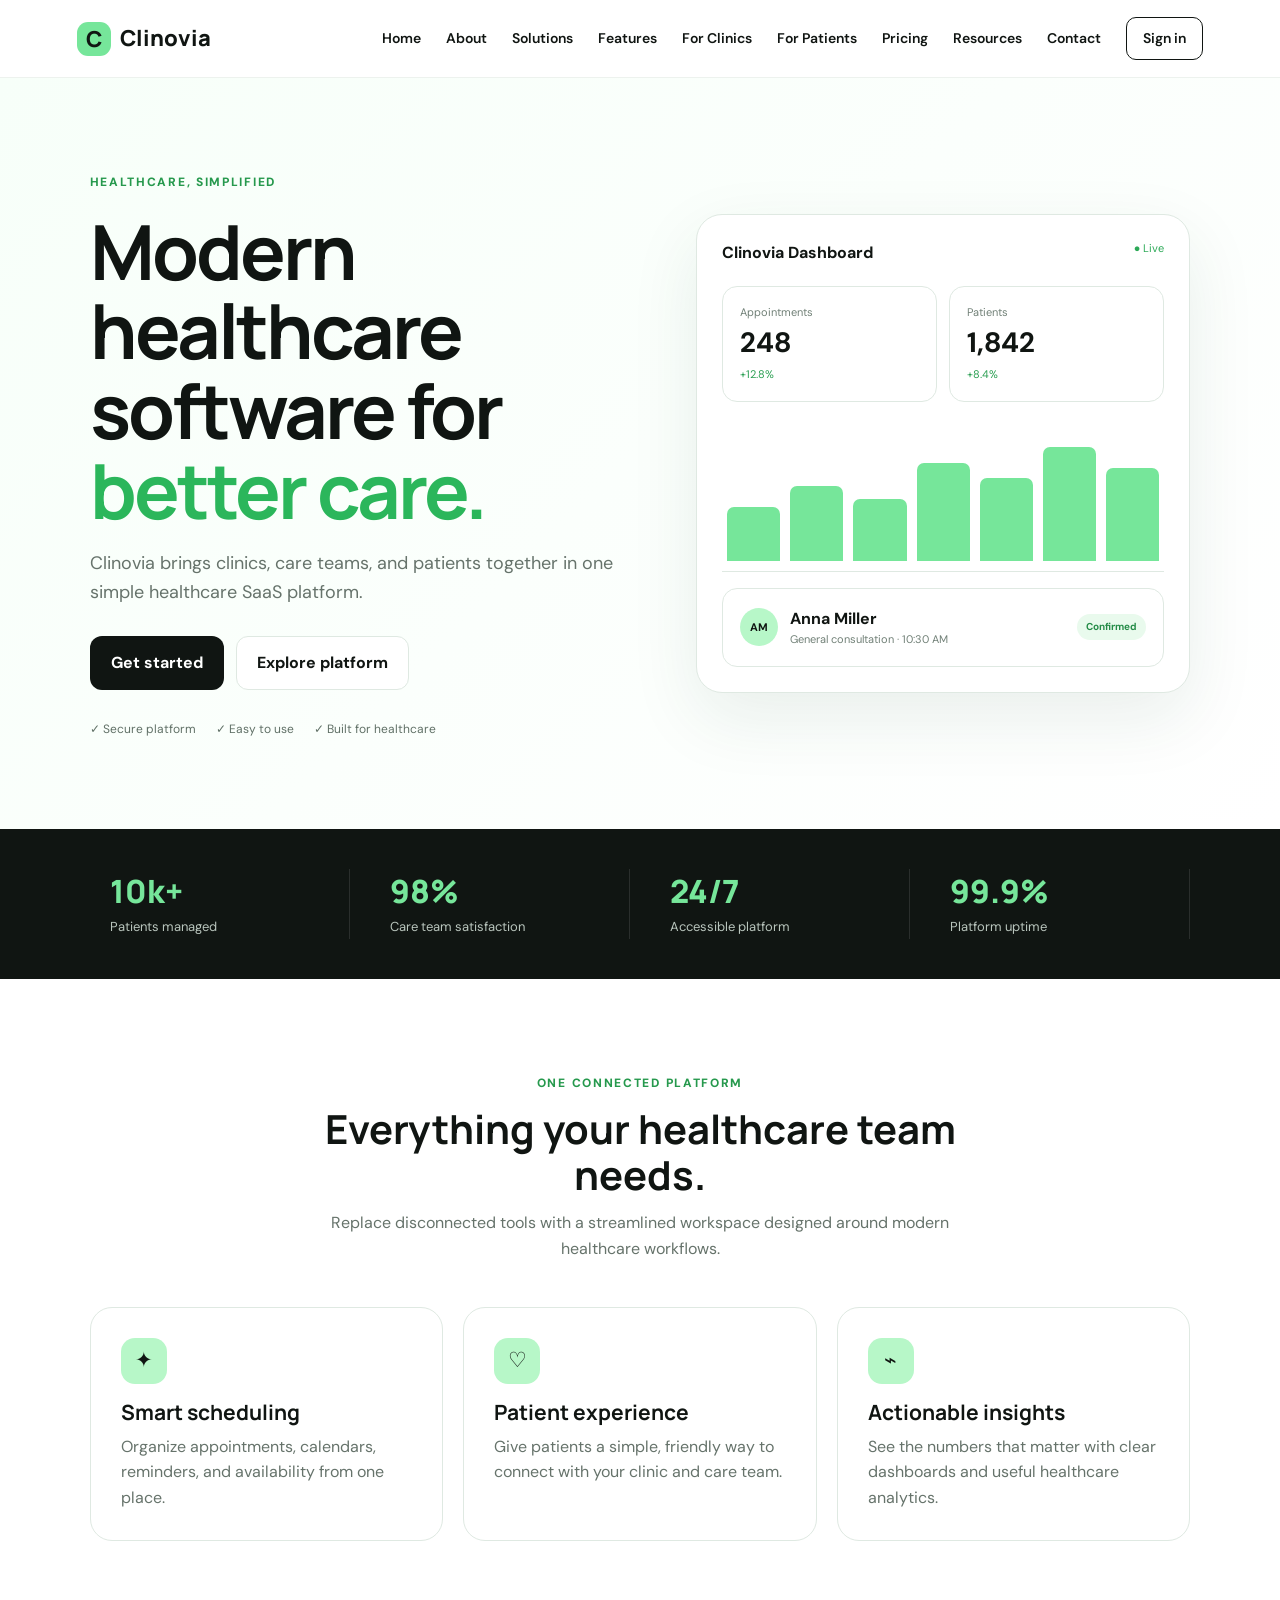
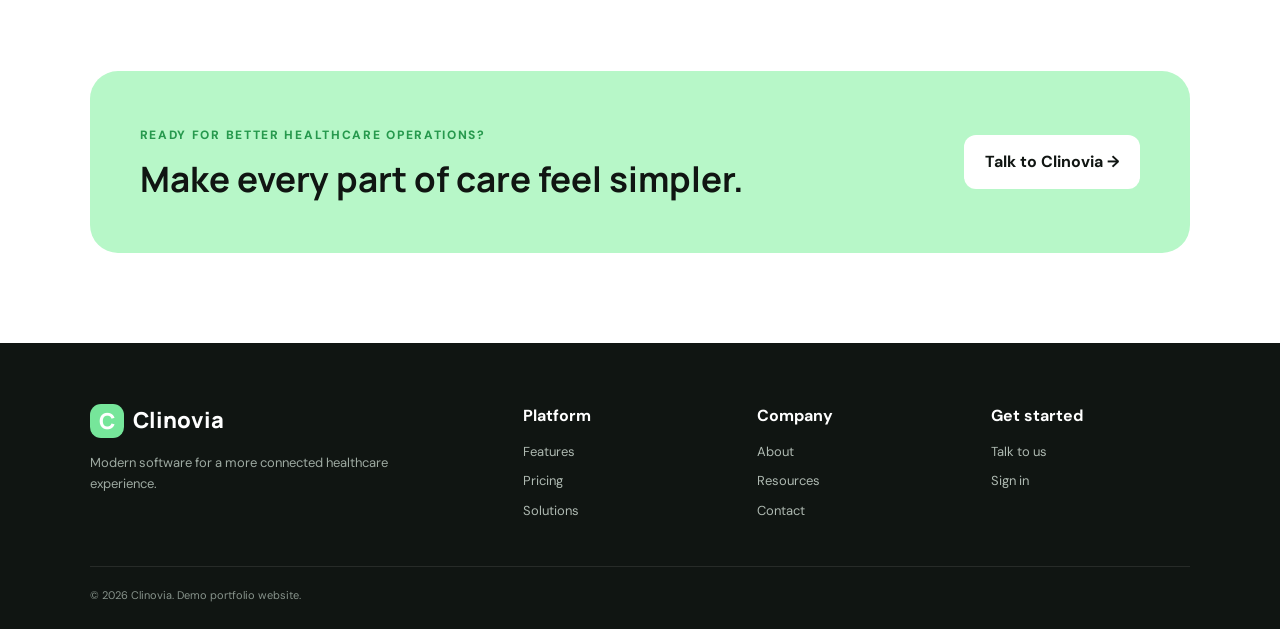
<file: index.html>
<!DOCTYPE html>
<html lang="en"><head><meta charset="UTF-8"><meta name="viewport" content="width=device-width, initial-scale=1.0"><meta name="description" content="Clinovia — modern healthcare SaaS platform."><title>Clinovia | Home</title><link rel="stylesheet" href="style.css"></head>
<body><header><a class="logo" href="index.html"><span>C</span> Clinovia</a><nav class="desktop-nav"><a href="index.html">Home</a><a href="about.html">About</a><a href="solutions.html">Solutions</a><a href="features.html">Features</a><a href="clinics.html">For Clinics</a><a href="patients.html">For Patients</a><a href="pricing.html">Pricing</a><a href="resources.html">Resources</a><a href="contact.html">Contact</a><a class="login-link" href="login.html">Sign in</a></nav><button class="menu" aria-label="Menu" onclick="document.body.classList.toggle('nav-open')">☰</button></header><main>
<section class="hero">
  <div class="hero-copy">
    <span class="eyebrow">Healthcare, simplified</span>
    <h1>Modern healthcare software for <span>better care.</span></h1>
    <p>Clinovia brings clinics, care teams, and patients together in one simple healthcare SaaS platform.</p>
    <div class="actions"><a class="btn primary" href="contact.html">Get started</a><a class="btn secondary" href="features.html">Explore platform</a></div>
    <div class="trust"><span>✓ Secure platform</span><span>✓ Easy to use</span><span>✓ Built for healthcare</span></div>
  </div>
  <div class="dashboard-card">
    <div class="dash-top"><b>Clinovia Dashboard</b><span class="status">● Live</span></div>
    <div class="metric-grid"><div><small>Appointments</small><strong>248</strong><em>+12.8%</em></div><div><small>Patients</small><strong>1,842</strong><em>+8.4%</em></div></div>
    <div class="chart"><div style="height:42%"></div><div style="height:58%"></div><div style="height:48%"></div><div style="height:76%"></div><div style="height:64%"></div><div style="height:88%"></div><div style="height:72%"></div></div>
    <div class="appointment"><span class="avatar">AM</span><div><b>Anna Miller</b><small>General consultation · 10:30 AM</small></div><span class="pill">Confirmed</span></div>
  </div>
</section>
<section class="stats"><div><strong>10k+</strong><span>Patients managed</span></div><div><strong>98%</strong><span>Care team satisfaction</span></div><div><strong>24/7</strong><span>Accessible platform</span></div><div><strong>99.9%</strong><span>Platform uptime</span></div></section>
<section class="section"><div class="section-head"><span class="eyebrow">One connected platform</span><h2>Everything your healthcare team needs.</h2><p>Replace disconnected tools with a streamlined workspace designed around modern healthcare workflows.</p></div><div class="cards three"><article><div class="icon">✦</div><h3>Smart scheduling</h3><p>Organize appointments, calendars, reminders, and availability from one place.</p></article><article><div class="icon">♡</div><h3>Patient experience</h3><p>Give patients a simple, friendly way to connect with your clinic and care team.</p></article><article><div class="icon">⌁</div><h3>Actionable insights</h3><p>See the numbers that matter with clear dashboards and useful healthcare analytics.</p></article></div></section>
<section class="cta"><div><span class="eyebrow">Ready for better healthcare operations?</span><h2>Make every part of care feel simpler.</h2></div><a class="btn dark" href="contact.html">Talk to Clinovia →</a></section>
</main><footer><div><a class="logo" href="index.html"><span>C</span> Clinovia</a><p>Modern software for a more connected healthcare experience.</p></div><div><b>Platform</b><a href="features.html">Features</a><a href="pricing.html">Pricing</a><a href="solutions.html">Solutions</a></div><div><b>Company</b><a href="about.html">About</a><a href="resources.html">Resources</a><a href="contact.html">Contact</a></div><div><b>Get started</b><a href="contact.html">Talk to us</a><a href="login.html">Sign in</a></div><div class="copyright">© 2026 Clinovia. Demo portfolio website.</div></footer><script src="script.js"></script></body></html>
</file>
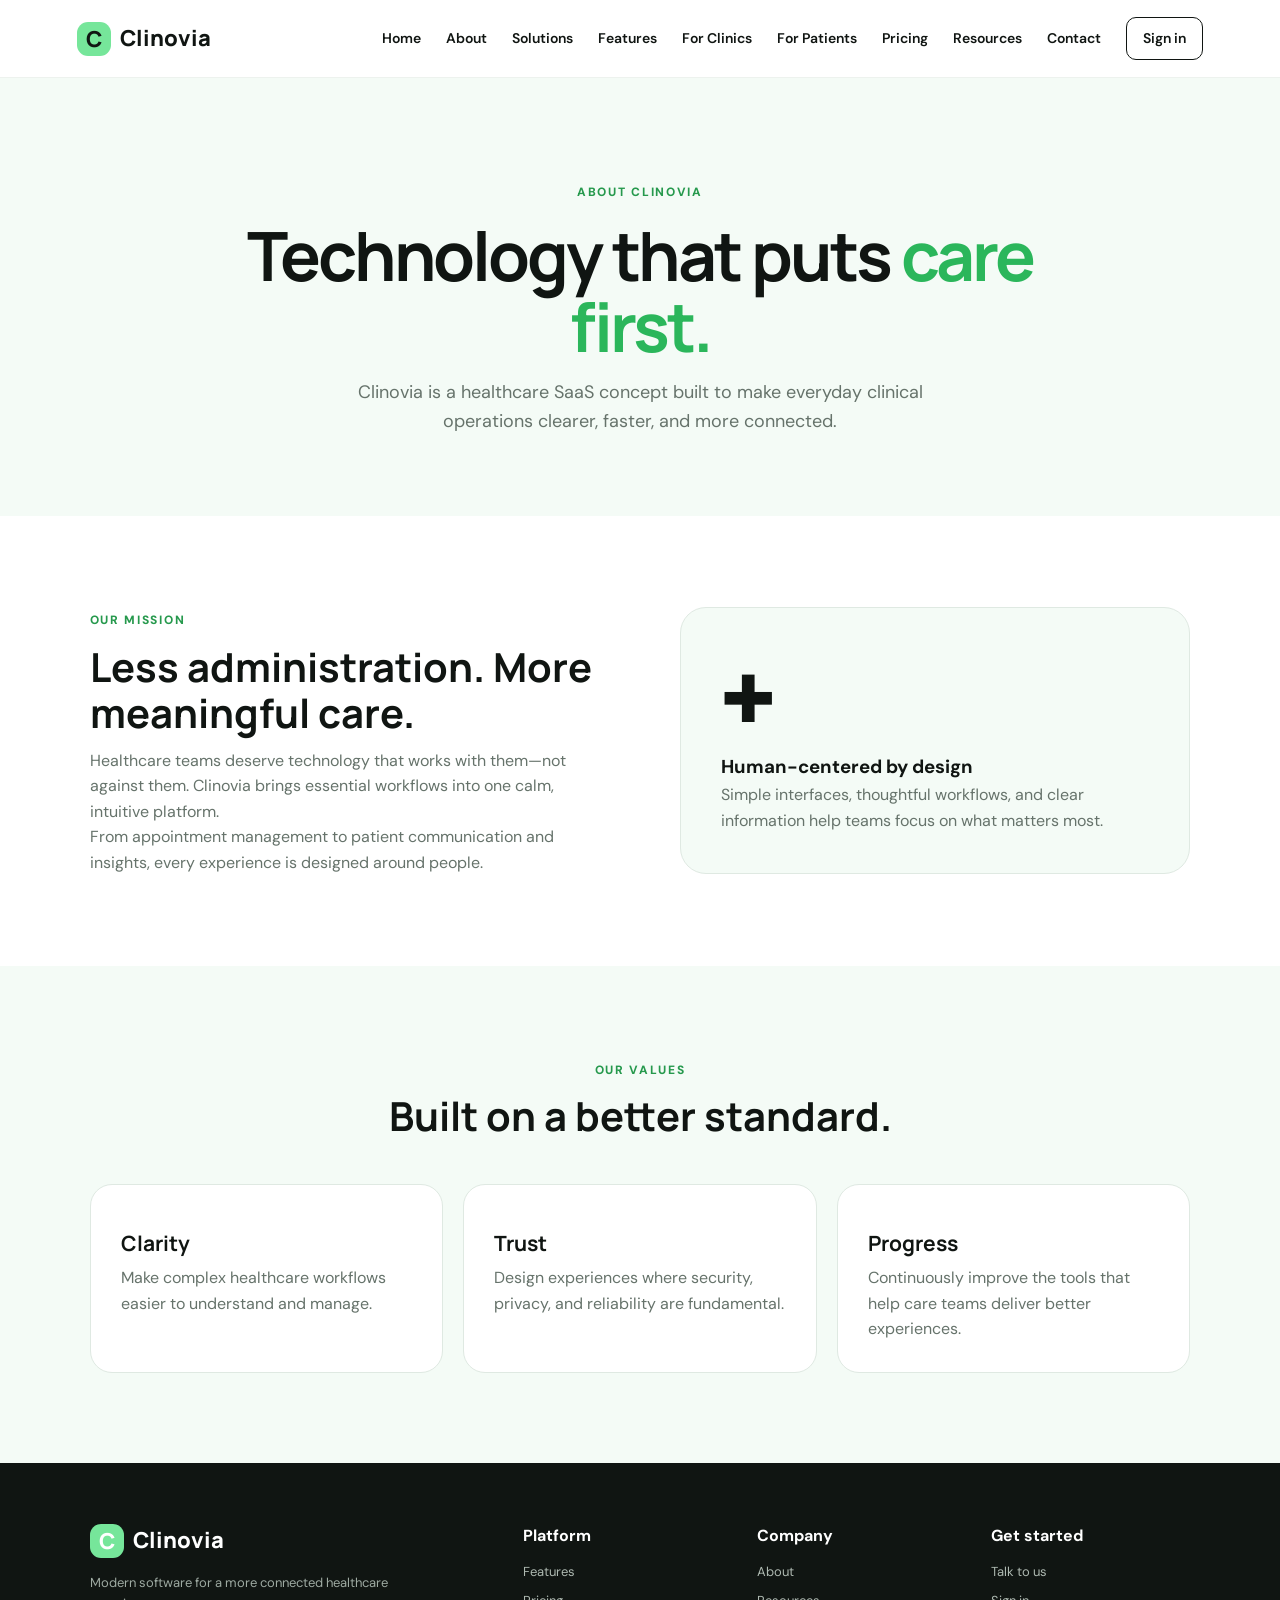
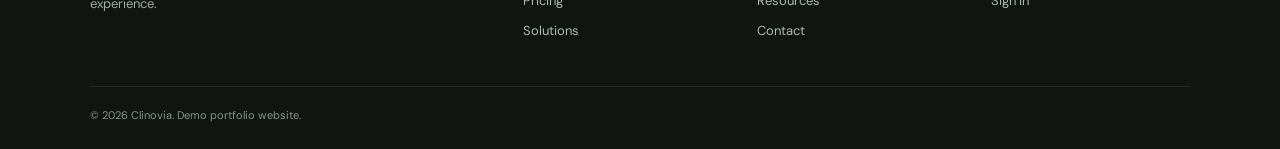
<file: about.html>
<!DOCTYPE html>
<html lang="en"><head><meta charset="UTF-8"><meta name="viewport" content="width=device-width, initial-scale=1.0"><meta name="description" content="Clinovia — modern healthcare SaaS platform."><title>Clinovia | About</title><link rel="stylesheet" href="style.css"></head>
<body><header><a class="logo" href="index.html"><span>C</span> Clinovia</a><nav class="desktop-nav"><a href="index.html">Home</a><a href="about.html">About</a><a href="solutions.html">Solutions</a><a href="features.html">Features</a><a href="clinics.html">For Clinics</a><a href="patients.html">For Patients</a><a href="pricing.html">Pricing</a><a href="resources.html">Resources</a><a href="contact.html">Contact</a><a class="login-link" href="login.html">Sign in</a></nav><button class="menu" aria-label="Menu" onclick="document.body.classList.toggle('nav-open')">☰</button></header><main><section class="page-hero"><span class="eyebrow">About Clinovia</span><h1>Technology that puts <span>care first.</span></h1><p>Clinovia is a healthcare SaaS concept built to make everyday clinical operations clearer, faster, and more connected.</p></section><section class="section split"><div><span class="eyebrow">Our mission</span><h2>Less administration. More meaningful care.</h2><p>Healthcare teams deserve technology that works with them—not against them. Clinovia brings essential workflows into one calm, intuitive platform.</p><p>From appointment management to patient communication and insights, every experience is designed around people.</p></div><div class="feature-panel"><div class="big-icon">✚</div><h3>Human-centered by design</h3><p>Simple interfaces, thoughtful workflows, and clear information help teams focus on what matters most.</p></div></section><section class="section light"><div class="section-head"><span class="eyebrow">Our values</span><h2>Built on a better standard.</h2></div><div class="cards three"><article><h3>Clarity</h3><p>Make complex healthcare workflows easier to understand and manage.</p></article><article><h3>Trust</h3><p>Design experiences where security, privacy, and reliability are fundamental.</p></article><article><h3>Progress</h3><p>Continuously improve the tools that help care teams deliver better experiences.</p></article></div></section></main><footer><div><a class="logo" href="index.html"><span>C</span> Clinovia</a><p>Modern software for a more connected healthcare experience.</p></div><div><b>Platform</b><a href="features.html">Features</a><a href="pricing.html">Pricing</a><a href="solutions.html">Solutions</a></div><div><b>Company</b><a href="about.html">About</a><a href="resources.html">Resources</a><a href="contact.html">Contact</a></div><div><b>Get started</b><a href="contact.html">Talk to us</a><a href="login.html">Sign in</a></div><div class="copyright">© 2026 Clinovia. Demo portfolio website.</div></footer><script src="script.js"></script></body></html>
</file>
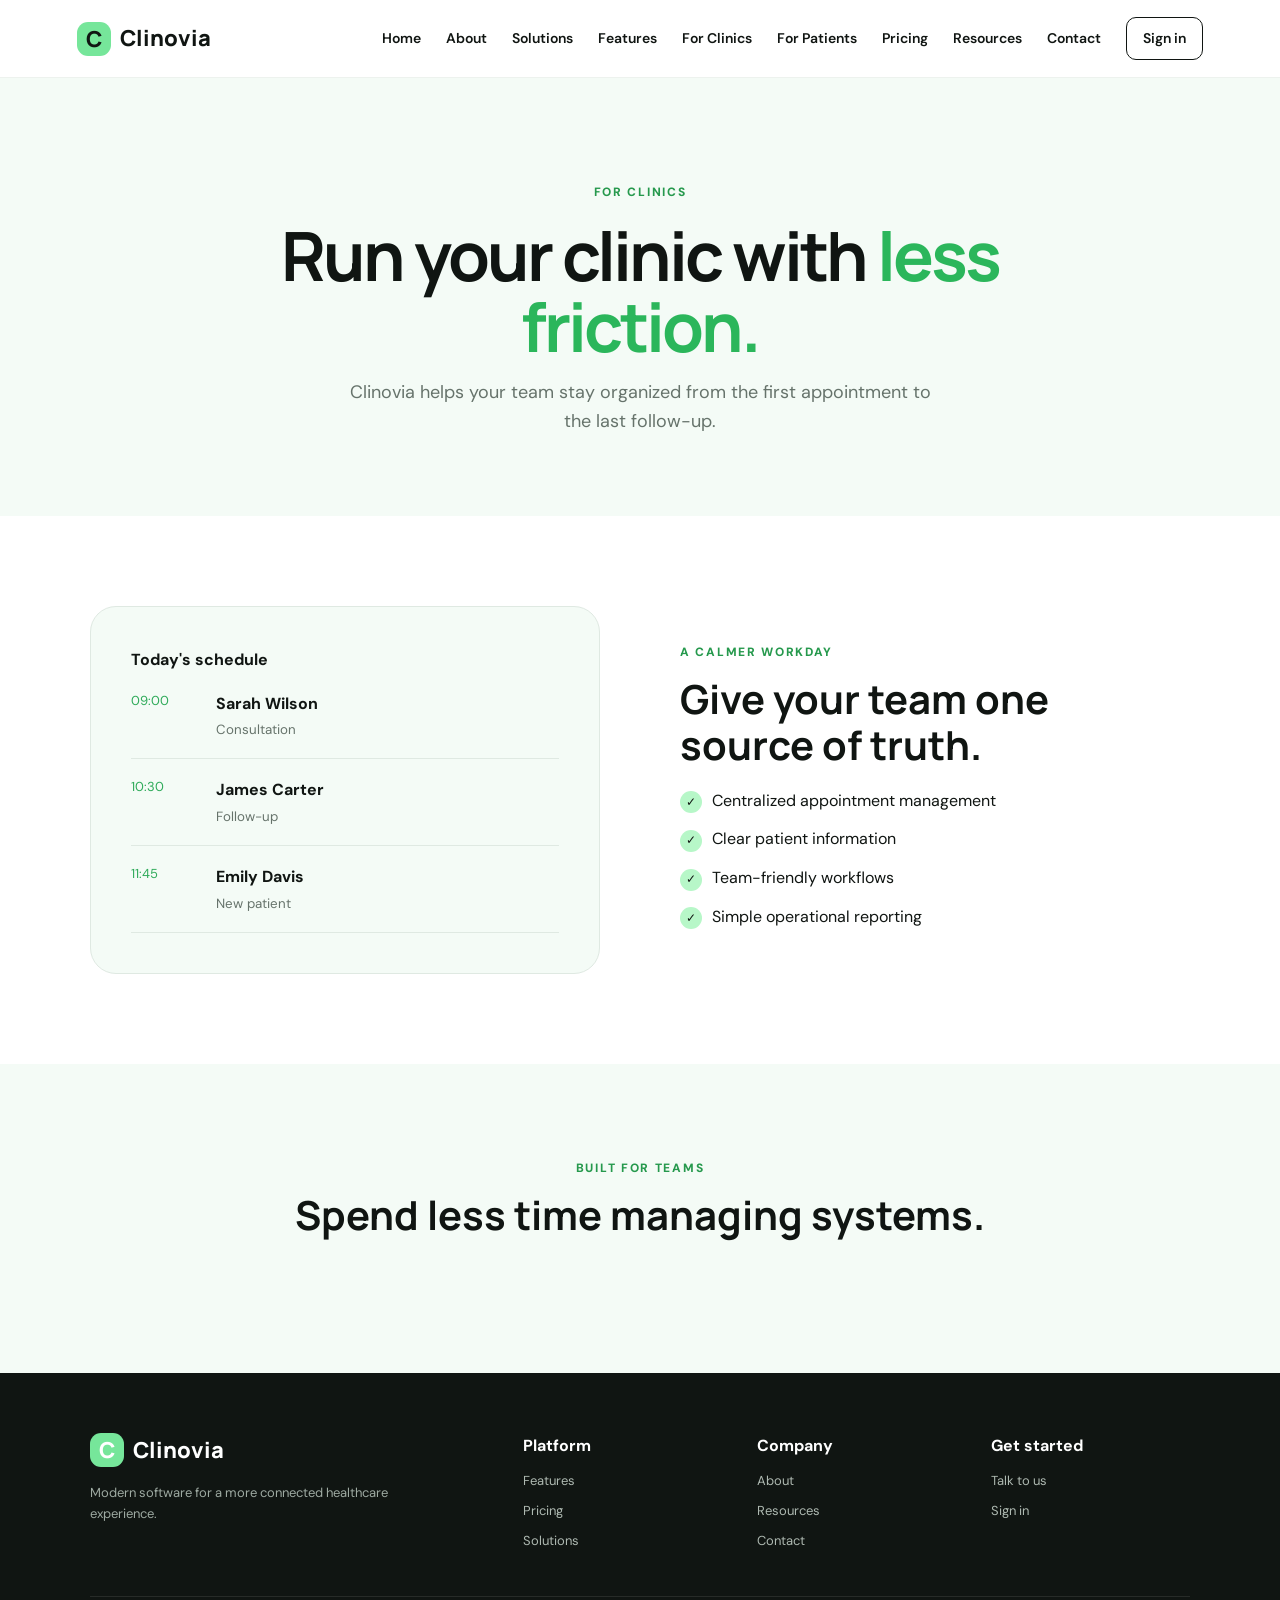
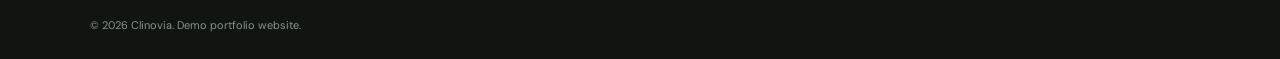
<file: clinics.html>
<!DOCTYPE html>
<html lang="en"><head><meta charset="UTF-8"><meta name="viewport" content="width=device-width, initial-scale=1.0"><meta name="description" content="Clinovia — modern healthcare SaaS platform."><title>Clinovia | For Clinics</title><link rel="stylesheet" href="style.css"></head>
<body><header><a class="logo" href="index.html"><span>C</span> Clinovia</a><nav class="desktop-nav"><a href="index.html">Home</a><a href="about.html">About</a><a href="solutions.html">Solutions</a><a href="features.html">Features</a><a href="clinics.html">For Clinics</a><a href="patients.html">For Patients</a><a href="pricing.html">Pricing</a><a href="resources.html">Resources</a><a href="contact.html">Contact</a><a class="login-link" href="login.html">Sign in</a></nav><button class="menu" aria-label="Menu" onclick="document.body.classList.toggle('nav-open')">☰</button></header><main><section class="page-hero"><span class="eyebrow">For clinics</span><h1>Run your clinic with <span>less friction.</span></h1><p>Clinovia helps your team stay organized from the first appointment to the last follow-up.</p></section><section class="section split"><div class="dashboard-mini"><b>Today's schedule</b><div class="schedule"><span>09:00</span><b>Sarah Wilson</b><small>Consultation</small></div><div class="schedule"><span>10:30</span><b>James Carter</b><small>Follow-up</small></div><div class="schedule"><span>11:45</span><b>Emily Davis</b><small>New patient</small></div></div><div><span class="eyebrow">A calmer workday</span><h2>Give your team one source of truth.</h2><ul class="checks"><li>Centralized appointment management</li><li>Clear patient information</li><li>Team-friendly workflows</li><li>Simple operational reporting</li></ul></div></section><section class="section light"><div class="section-head"><span class="eyebrow">Built for teams</span><h2>Spend less time managing systems.</h2></div></section></main><footer><div><a class="logo" href="index.html"><span>C</span> Clinovia</a><p>Modern software for a more connected healthcare experience.</p></div><div><b>Platform</b><a href="features.html">Features</a><a href="pricing.html">Pricing</a><a href="solutions.html">Solutions</a></div><div><b>Company</b><a href="about.html">About</a><a href="resources.html">Resources</a><a href="contact.html">Contact</a></div><div><b>Get started</b><a href="contact.html">Talk to us</a><a href="login.html">Sign in</a></div><div class="copyright">© 2026 Clinovia. Demo portfolio website.</div></footer><script src="script.js"></script></body></html>
</file>
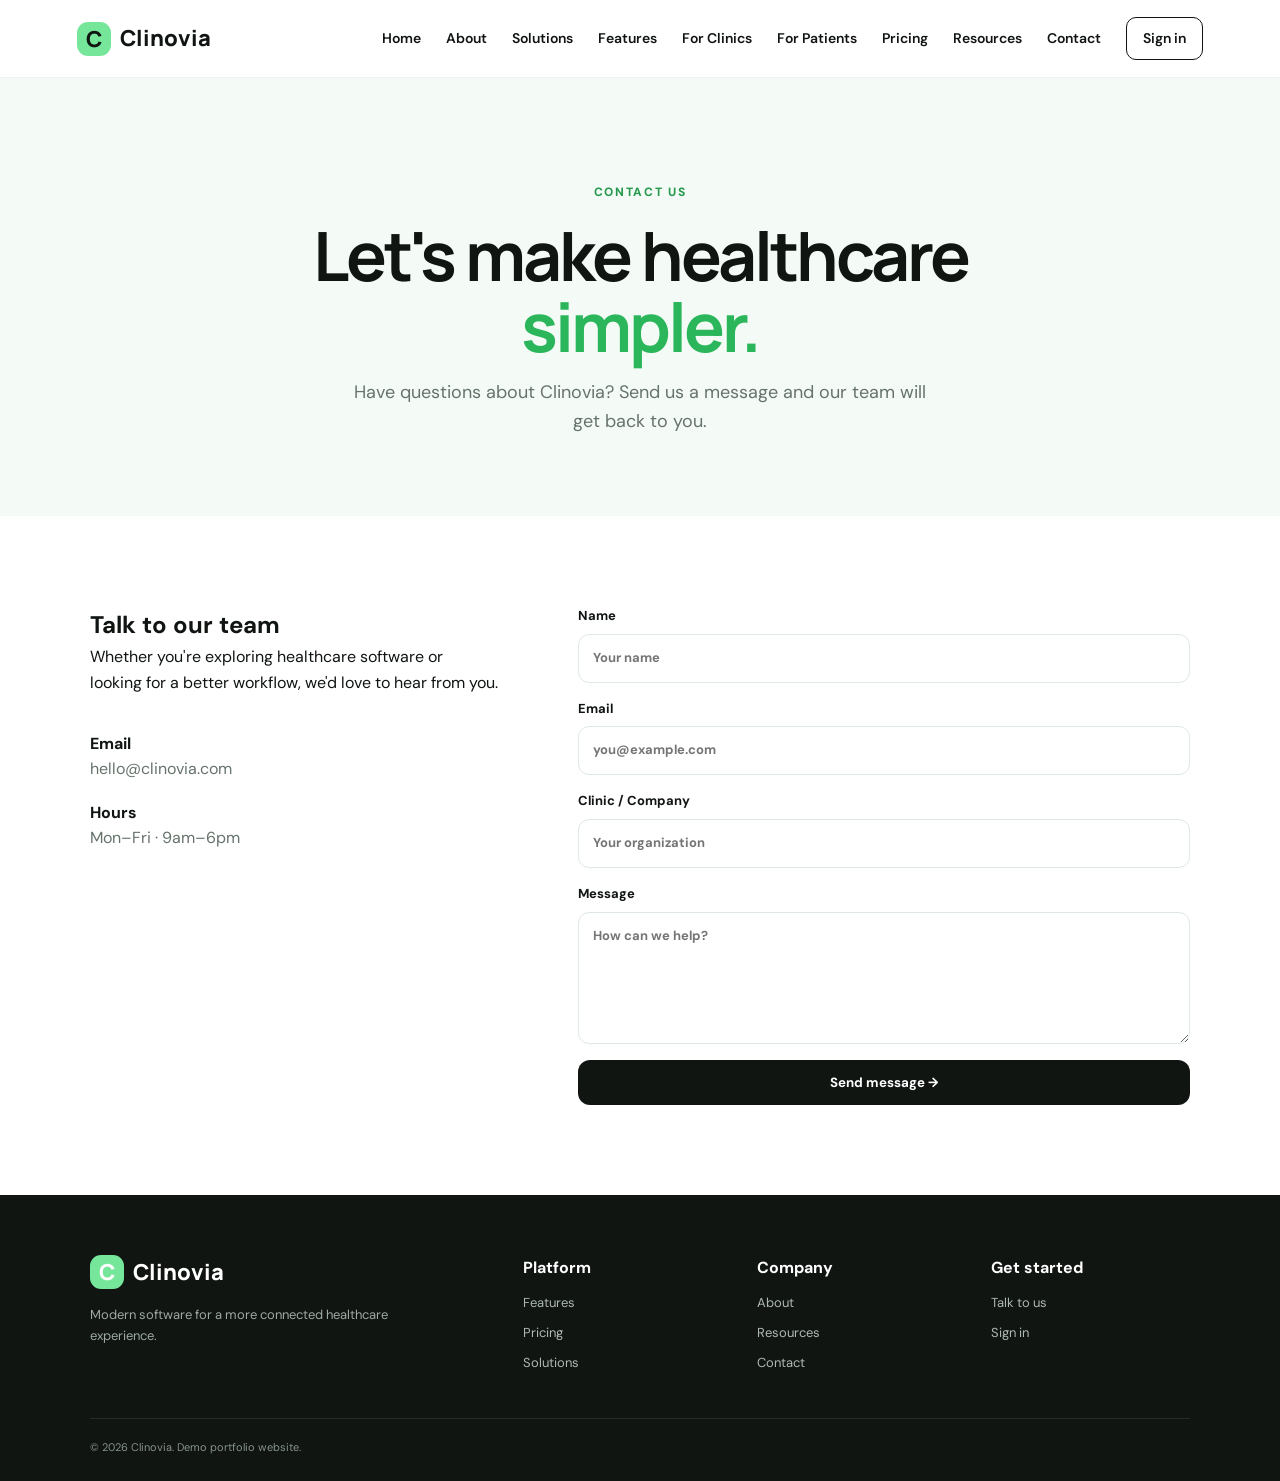
<file: contact.html>
<!DOCTYPE html>
<html lang="en"><head><meta charset="UTF-8"><meta name="viewport" content="width=device-width, initial-scale=1.0"><meta name="description" content="Clinovia — modern healthcare SaaS platform."><title>Clinovia | Contact</title><link rel="stylesheet" href="style.css"></head>
<body><header><a class="logo" href="index.html"><span>C</span> Clinovia</a><nav class="desktop-nav"><a href="index.html">Home</a><a href="about.html">About</a><a href="solutions.html">Solutions</a><a href="features.html">Features</a><a href="clinics.html">For Clinics</a><a href="patients.html">For Patients</a><a href="pricing.html">Pricing</a><a href="resources.html">Resources</a><a href="contact.html">Contact</a><a class="login-link" href="login.html">Sign in</a></nav><button class="menu" aria-label="Menu" onclick="document.body.classList.toggle('nav-open')">☰</button></header><main><section class="page-hero"><span class="eyebrow">Contact us</span><h1>Let's make healthcare <span>simpler.</span></h1><p>Have questions about Clinovia? Send us a message and our team will get back to you.</p></section><section class="section contact-grid"><div><h2>Talk to our team</h2><p>Whether you're exploring healthcare software or looking for a better workflow, we'd love to hear from you.</p><div class="contact-info"><div><b>Email</b><span>hello@clinovia.com</span></div><div><b>Hours</b><span>Mon–Fri · 9am–6pm</span></div></div></div><form class="form" onsubmit="event.preventDefault(); alert('Thanks! This demo form is ready to connect to a backend.');"><label>Name<input required placeholder="Your name"></label><label>Email<input required type="email" placeholder="you@example.com"></label><label>Clinic / Company<input placeholder="Your organization"></label><label>Message<textarea required rows="5" placeholder="How can we help?"></textarea></label><button class="btn primary" type="submit">Send message →</button></form></section></main><footer><div><a class="logo" href="index.html"><span>C</span> Clinovia</a><p>Modern software for a more connected healthcare experience.</p></div><div><b>Platform</b><a href="features.html">Features</a><a href="pricing.html">Pricing</a><a href="solutions.html">Solutions</a></div><div><b>Company</b><a href="about.html">About</a><a href="resources.html">Resources</a><a href="contact.html">Contact</a></div><div><b>Get started</b><a href="contact.html">Talk to us</a><a href="login.html">Sign in</a></div><div class="copyright">© 2026 Clinovia. Demo portfolio website.</div></footer><script src="script.js"></script></body></html>
</file>
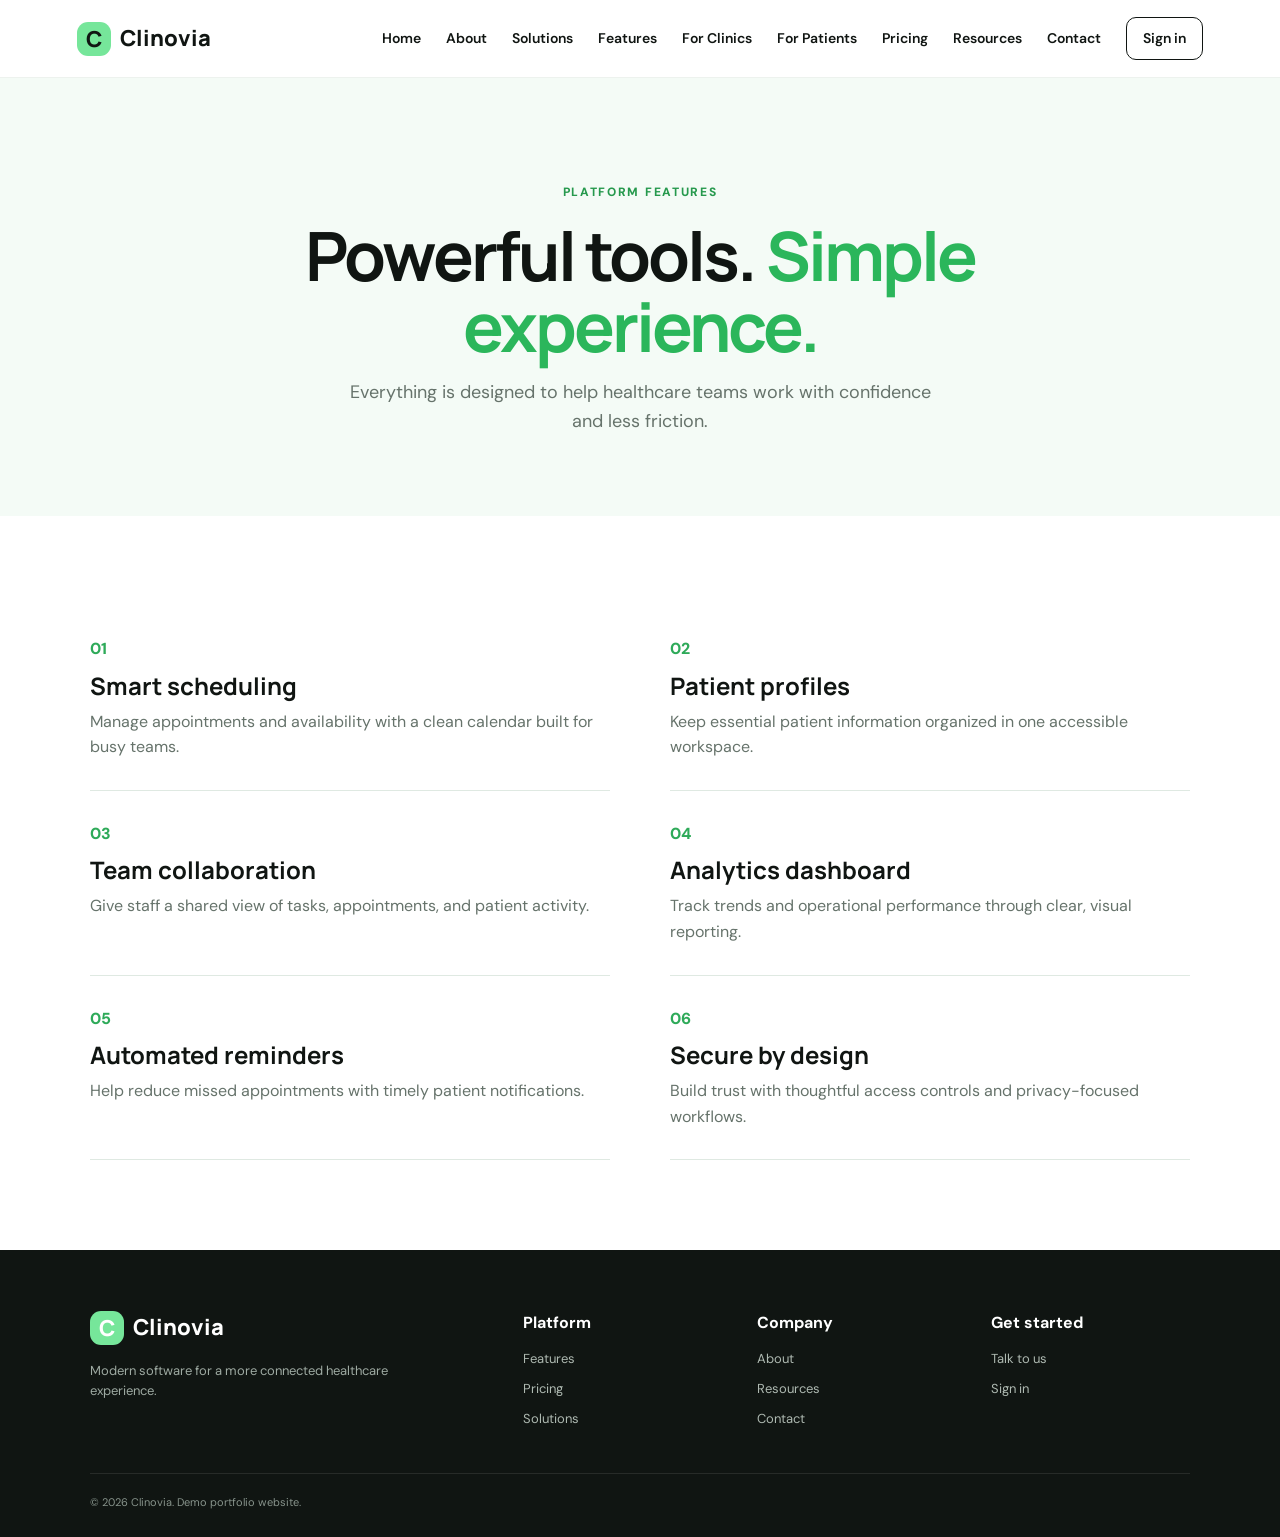
<file: features.html>
<!DOCTYPE html>
<html lang="en"><head><meta charset="UTF-8"><meta name="viewport" content="width=device-width, initial-scale=1.0"><meta name="description" content="Clinovia — modern healthcare SaaS platform."><title>Clinovia | Features</title><link rel="stylesheet" href="style.css"></head>
<body><header><a class="logo" href="index.html"><span>C</span> Clinovia</a><nav class="desktop-nav"><a href="index.html">Home</a><a href="about.html">About</a><a href="solutions.html">Solutions</a><a href="features.html">Features</a><a href="clinics.html">For Clinics</a><a href="patients.html">For Patients</a><a href="pricing.html">Pricing</a><a href="resources.html">Resources</a><a href="contact.html">Contact</a><a class="login-link" href="login.html">Sign in</a></nav><button class="menu" aria-label="Menu" onclick="document.body.classList.toggle('nav-open')">☰</button></header><main><section class="page-hero"><span class="eyebrow">Platform features</span><h1>Powerful tools. <span>Simple experience.</span></h1><p>Everything is designed to help healthcare teams work with confidence and less friction.</p></section><section class="section"><div class="feature-list"><div><span>01</span><h2>Smart scheduling</h2><p>Manage appointments and availability with a clean calendar built for busy teams.</p></div><div><span>02</span><h2>Patient profiles</h2><p>Keep essential patient information organized in one accessible workspace.</p></div><div><span>03</span><h2>Team collaboration</h2><p>Give staff a shared view of tasks, appointments, and patient activity.</p></div><div><span>04</span><h2>Analytics dashboard</h2><p>Track trends and operational performance through clear, visual reporting.</p></div><div><span>05</span><h2>Automated reminders</h2><p>Help reduce missed appointments with timely patient notifications.</p></div><div><span>06</span><h2>Secure by design</h2><p>Build trust with thoughtful access controls and privacy-focused workflows.</p></div></div></section></main><footer><div><a class="logo" href="index.html"><span>C</span> Clinovia</a><p>Modern software for a more connected healthcare experience.</p></div><div><b>Platform</b><a href="features.html">Features</a><a href="pricing.html">Pricing</a><a href="solutions.html">Solutions</a></div><div><b>Company</b><a href="about.html">About</a><a href="resources.html">Resources</a><a href="contact.html">Contact</a></div><div><b>Get started</b><a href="contact.html">Talk to us</a><a href="login.html">Sign in</a></div><div class="copyright">© 2026 Clinovia. Demo portfolio website.</div></footer><script src="script.js"></script></body></html>
</file>
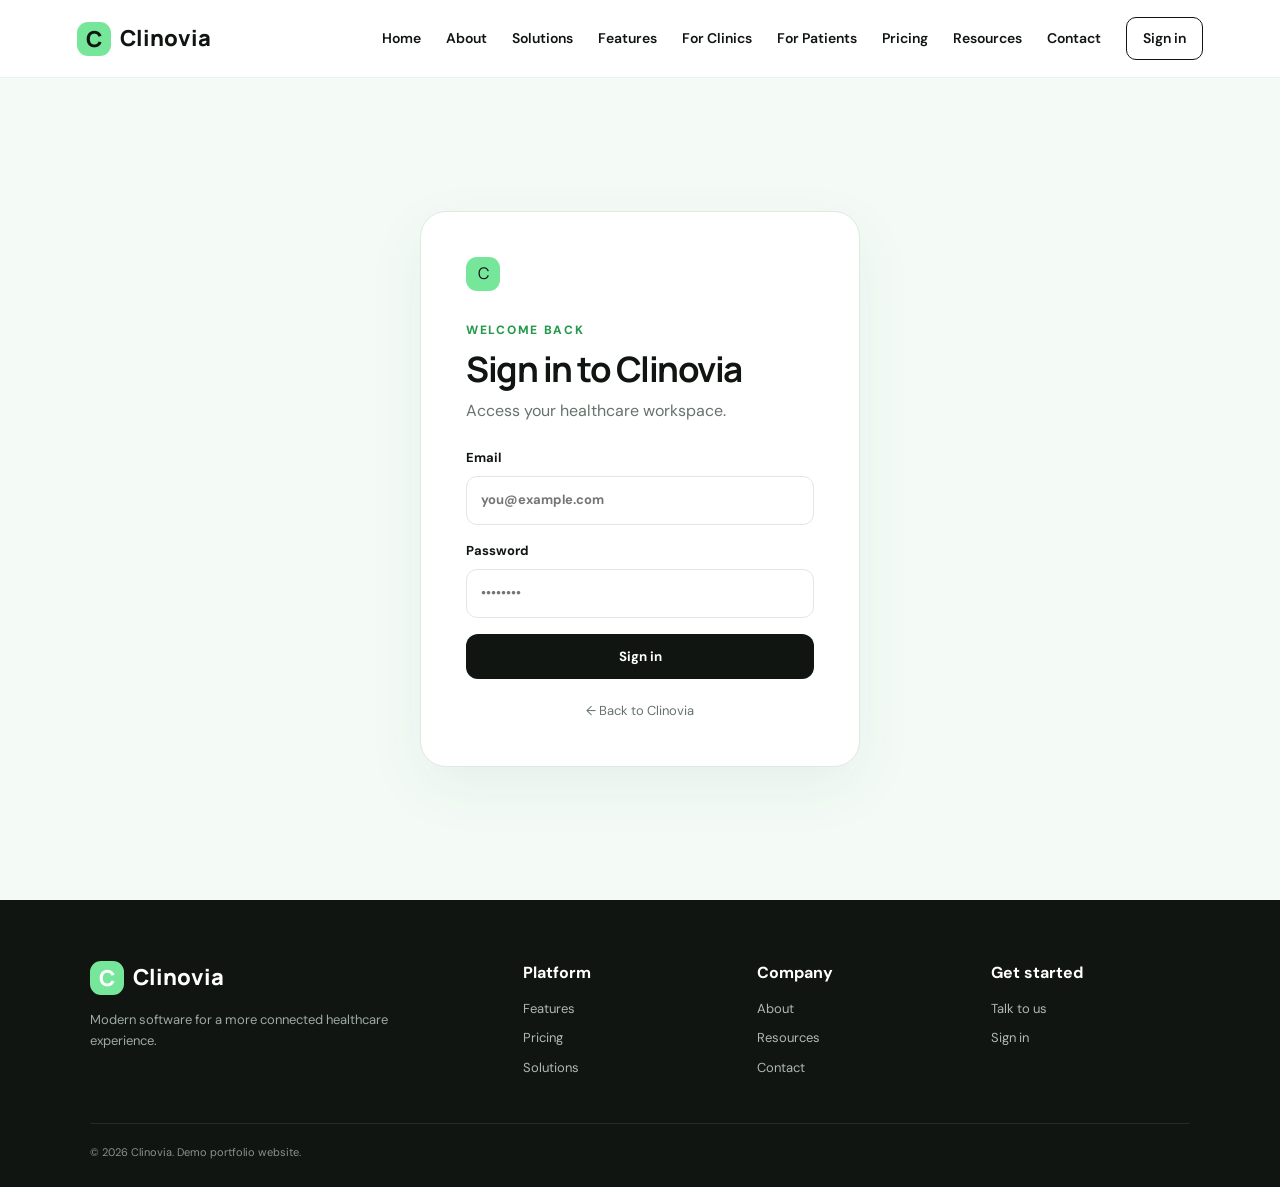
<file: login.html>
<!DOCTYPE html>
<html lang="en"><head><meta charset="UTF-8"><meta name="viewport" content="width=device-width, initial-scale=1.0"><meta name="description" content="Clinovia — modern healthcare SaaS platform."><title>Clinovia | Login</title><link rel="stylesheet" href="style.css"></head>
<body><header><a class="logo" href="index.html"><span>C</span> Clinovia</a><nav class="desktop-nav"><a href="index.html">Home</a><a href="about.html">About</a><a href="solutions.html">Solutions</a><a href="features.html">Features</a><a href="clinics.html">For Clinics</a><a href="patients.html">For Patients</a><a href="pricing.html">Pricing</a><a href="resources.html">Resources</a><a href="contact.html">Contact</a><a class="login-link" href="login.html">Sign in</a></nav><button class="menu" aria-label="Menu" onclick="document.body.classList.toggle('nav-open')">☰</button></header><main><section class="login-page"><div class="login-box"><div class="brand-mark">C</div><span class="eyebrow">Welcome back</span><h1>Sign in to Clinovia</h1><p>Access your healthcare workspace.</p><form class="form" onsubmit="event.preventDefault(); alert('Demo login — connect this form to your authentication system.');"><label>Email<input required type="email" placeholder="you@example.com"></label><label>Password<input required type="password" placeholder="••••••••"></label><button class="btn primary" type="submit">Sign in</button></form><a href="index.html" class="back">← Back to Clinovia</a></div></section></main><footer><div><a class="logo" href="index.html"><span>C</span> Clinovia</a><p>Modern software for a more connected healthcare experience.</p></div><div><b>Platform</b><a href="features.html">Features</a><a href="pricing.html">Pricing</a><a href="solutions.html">Solutions</a></div><div><b>Company</b><a href="about.html">About</a><a href="resources.html">Resources</a><a href="contact.html">Contact</a></div><div><b>Get started</b><a href="contact.html">Talk to us</a><a href="login.html">Sign in</a></div><div class="copyright">© 2026 Clinovia. Demo portfolio website.</div></footer><script src="script.js"></script></body></html>
</file>
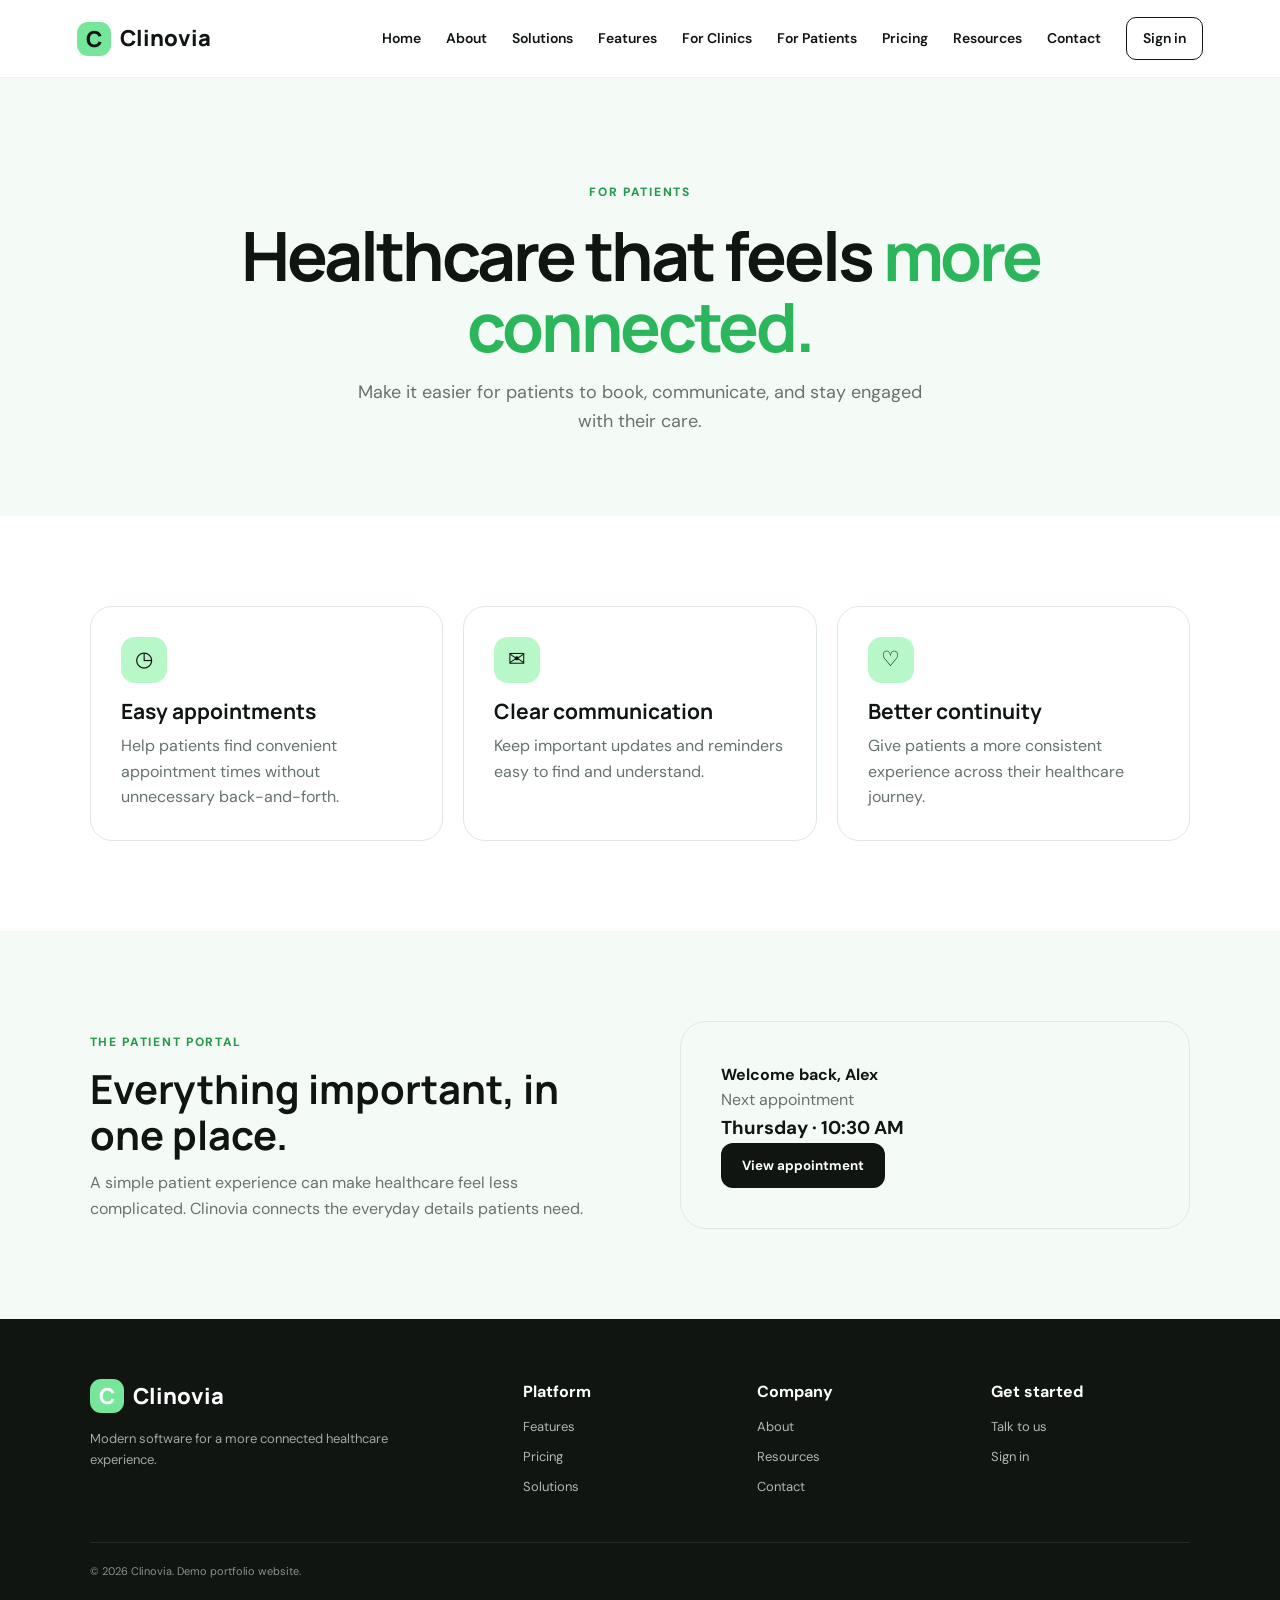
<file: patients.html>
<!DOCTYPE html>
<html lang="en"><head><meta charset="UTF-8"><meta name="viewport" content="width=device-width, initial-scale=1.0"><meta name="description" content="Clinovia — modern healthcare SaaS platform."><title>Clinovia | For Patients</title><link rel="stylesheet" href="style.css"></head>
<body><header><a class="logo" href="index.html"><span>C</span> Clinovia</a><nav class="desktop-nav"><a href="index.html">Home</a><a href="about.html">About</a><a href="solutions.html">Solutions</a><a href="features.html">Features</a><a href="clinics.html">For Clinics</a><a href="patients.html">For Patients</a><a href="pricing.html">Pricing</a><a href="resources.html">Resources</a><a href="contact.html">Contact</a><a class="login-link" href="login.html">Sign in</a></nav><button class="menu" aria-label="Menu" onclick="document.body.classList.toggle('nav-open')">☰</button></header><main><section class="page-hero"><span class="eyebrow">For patients</span><h1>Healthcare that feels <span>more connected.</span></h1><p>Make it easier for patients to book, communicate, and stay engaged with their care.</p></section><section class="section"><div class="cards three"><article><div class="icon">◷</div><h3>Easy appointments</h3><p>Help patients find convenient appointment times without unnecessary back-and-forth.</p></article><article><div class="icon">✉</div><h3>Clear communication</h3><p>Keep important updates and reminders easy to find and understand.</p></article><article><div class="icon">♡</div><h3>Better continuity</h3><p>Give patients a more consistent experience across their healthcare journey.</p></article></div></section><section class="section split light"><div><span class="eyebrow">The patient portal</span><h2>Everything important, in one place.</h2><p>A simple patient experience can make healthcare feel less complicated. Clinovia connects the everyday details patients need.</p></div><div class="portal-card"><b>Welcome back, Alex</b><p>Next appointment</p><h3>Thursday · 10:30 AM</h3><button class="btn primary">View appointment</button></div></section></main><footer><div><a class="logo" href="index.html"><span>C</span> Clinovia</a><p>Modern software for a more connected healthcare experience.</p></div><div><b>Platform</b><a href="features.html">Features</a><a href="pricing.html">Pricing</a><a href="solutions.html">Solutions</a></div><div><b>Company</b><a href="about.html">About</a><a href="resources.html">Resources</a><a href="contact.html">Contact</a></div><div><b>Get started</b><a href="contact.html">Talk to us</a><a href="login.html">Sign in</a></div><div class="copyright">© 2026 Clinovia. Demo portfolio website.</div></footer><script src="script.js"></script></body></html>
</file>
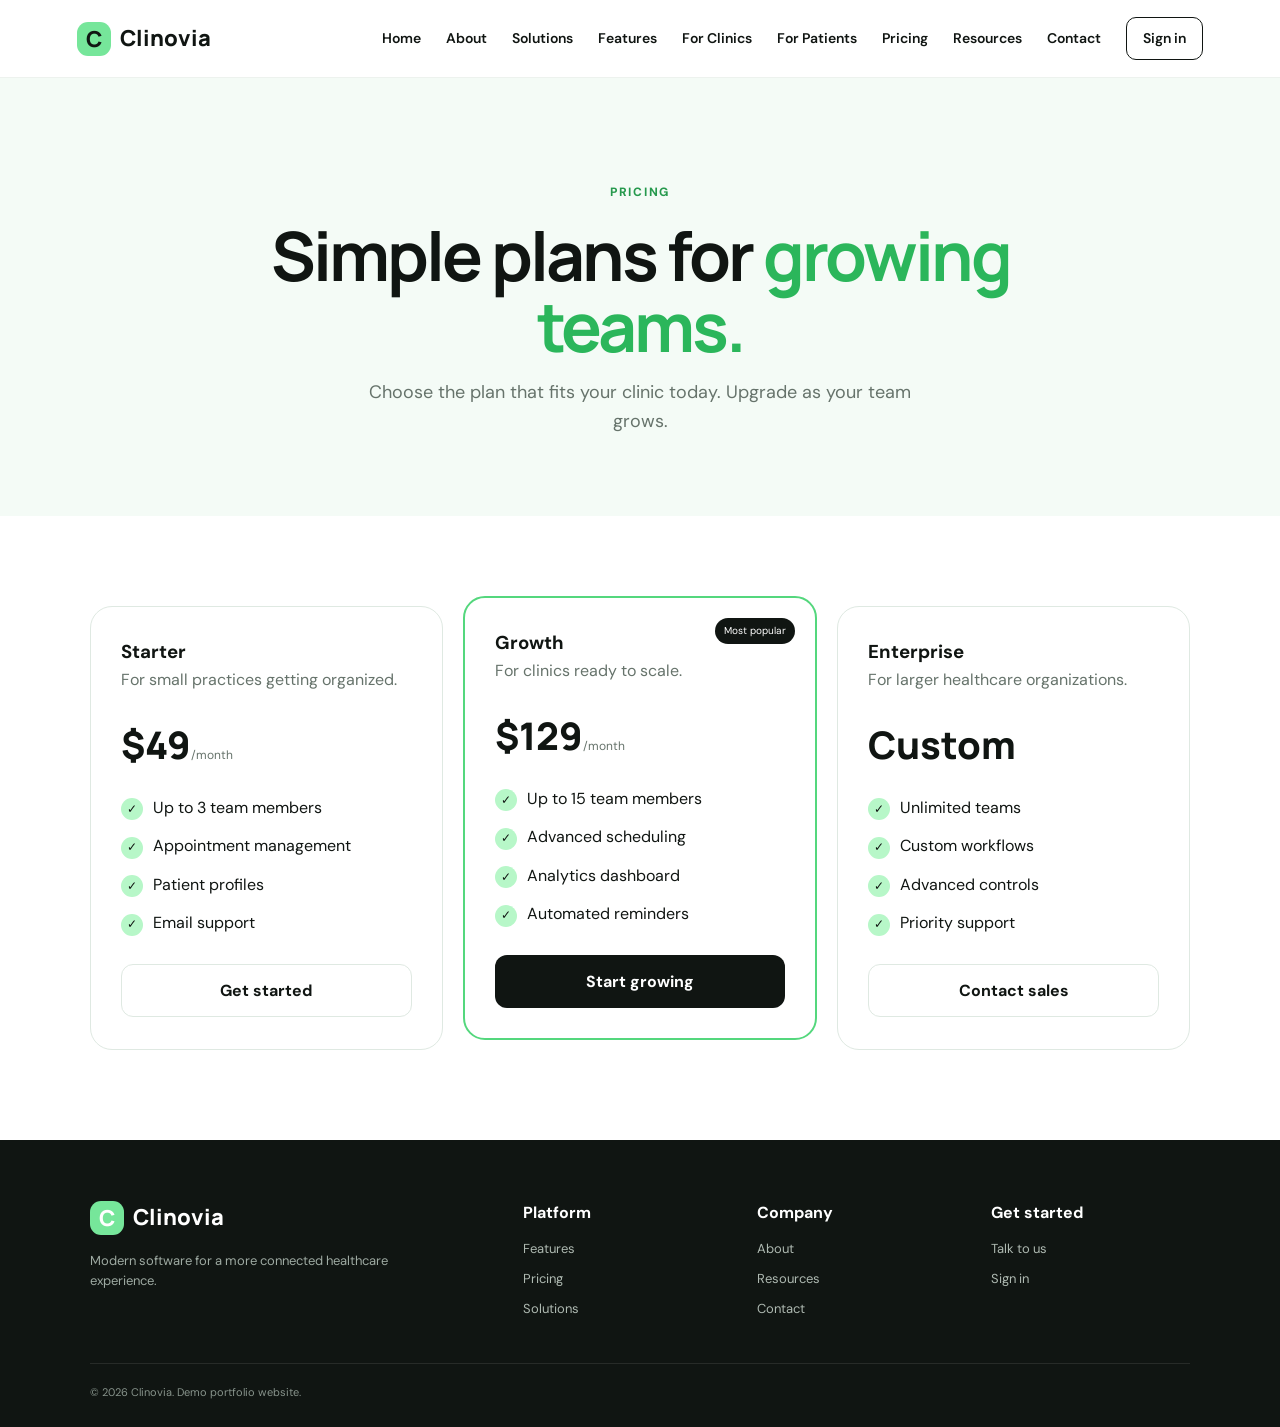
<file: pricing.html>
<!DOCTYPE html>
<html lang="en"><head><meta charset="UTF-8"><meta name="viewport" content="width=device-width, initial-scale=1.0"><meta name="description" content="Clinovia — modern healthcare SaaS platform."><title>Clinovia | Pricing</title><link rel="stylesheet" href="style.css"></head>
<body><header><a class="logo" href="index.html"><span>C</span> Clinovia</a><nav class="desktop-nav"><a href="index.html">Home</a><a href="about.html">About</a><a href="solutions.html">Solutions</a><a href="features.html">Features</a><a href="clinics.html">For Clinics</a><a href="patients.html">For Patients</a><a href="pricing.html">Pricing</a><a href="resources.html">Resources</a><a href="contact.html">Contact</a><a class="login-link" href="login.html">Sign in</a></nav><button class="menu" aria-label="Menu" onclick="document.body.classList.toggle('nav-open')">☰</button></header><main><section class="page-hero"><span class="eyebrow">Pricing</span><h1>Simple plans for <span>growing teams.</span></h1><p>Choose the plan that fits your clinic today. Upgrade as your team grows.</p></section><section class="section"><div class="pricing"><article><h3>Starter</h3><p>For small practices getting organized.</p><strong>$49<small>/month</small></strong><ul class="checks"><li>Up to 3 team members</li><li>Appointment management</li><li>Patient profiles</li><li>Email support</li></ul><a class="btn secondary" href="contact.html">Get started</a></article><article class="popular"><label>Most popular</label><h3>Growth</h3><p>For clinics ready to scale.</p><strong>$129<small>/month</small></strong><ul class="checks"><li>Up to 15 team members</li><li>Advanced scheduling</li><li>Analytics dashboard</li><li>Automated reminders</li></ul><a class="btn primary" href="contact.html">Start growing</a></article><article><h3>Enterprise</h3><p>For larger healthcare organizations.</p><strong>Custom</strong><ul class="checks"><li>Unlimited teams</li><li>Custom workflows</li><li>Advanced controls</li><li>Priority support</li></ul><a class="btn secondary" href="contact.html">Contact sales</a></article></div></section></main><footer><div><a class="logo" href="index.html"><span>C</span> Clinovia</a><p>Modern software for a more connected healthcare experience.</p></div><div><b>Platform</b><a href="features.html">Features</a><a href="pricing.html">Pricing</a><a href="solutions.html">Solutions</a></div><div><b>Company</b><a href="about.html">About</a><a href="resources.html">Resources</a><a href="contact.html">Contact</a></div><div><b>Get started</b><a href="contact.html">Talk to us</a><a href="login.html">Sign in</a></div><div class="copyright">© 2026 Clinovia. Demo portfolio website.</div></footer><script src="script.js"></script></body></html>
</file>
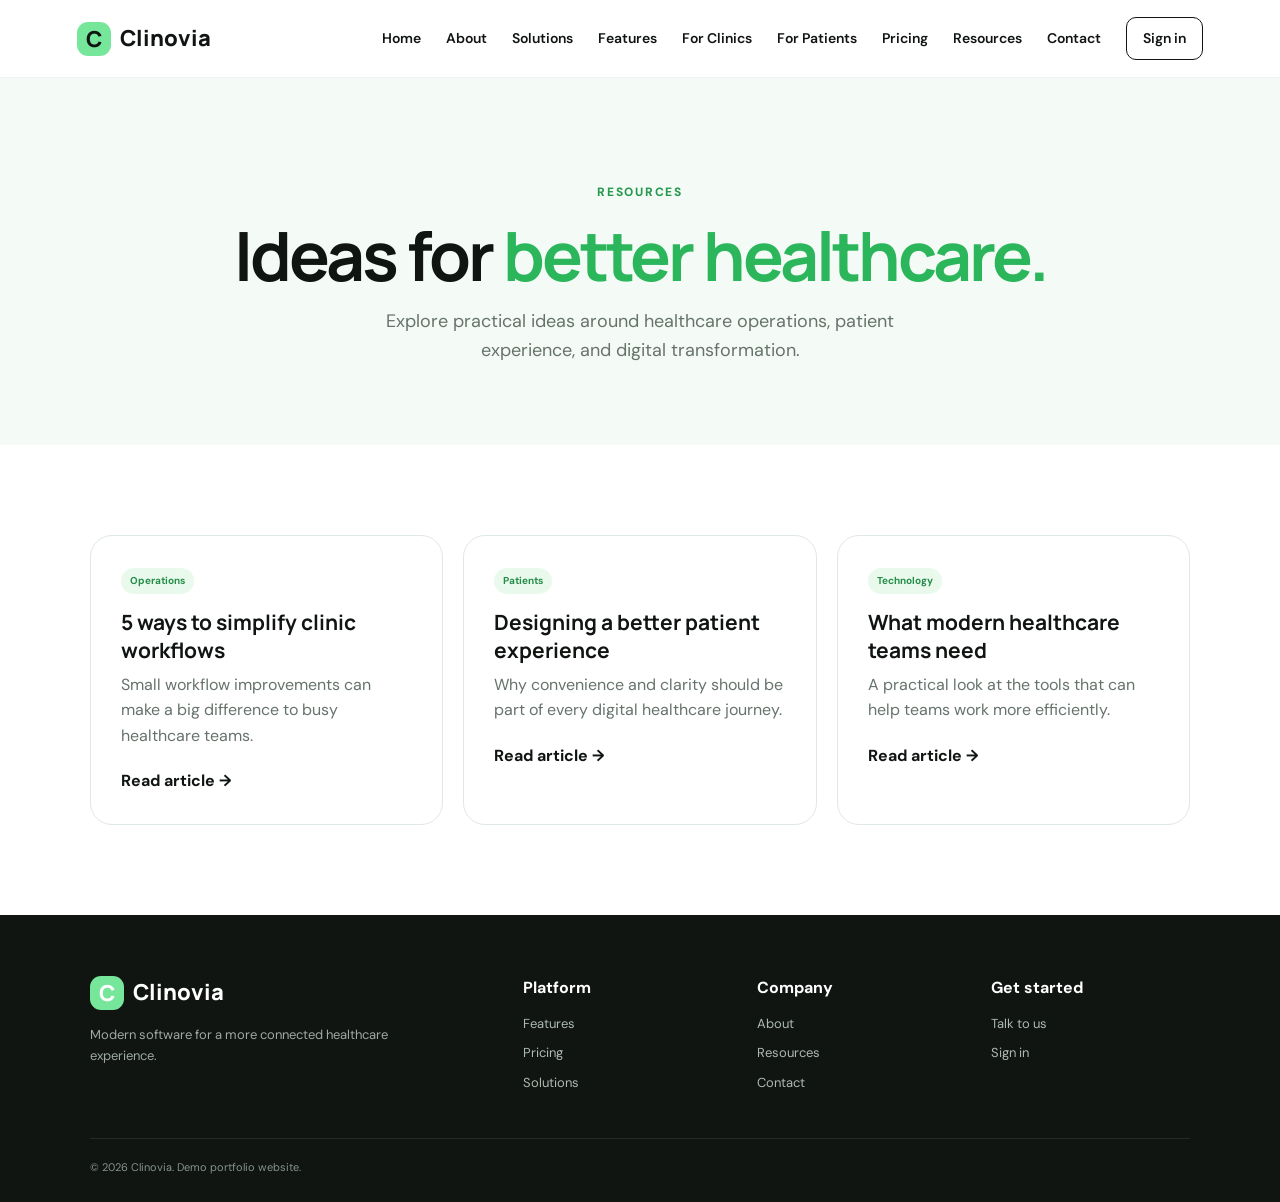
<file: resources.html>
<!DOCTYPE html>
<html lang="en"><head><meta charset="UTF-8"><meta name="viewport" content="width=device-width, initial-scale=1.0"><meta name="description" content="Clinovia — modern healthcare SaaS platform."><title>Clinovia | Resources</title><link rel="stylesheet" href="style.css"></head>
<body><header><a class="logo" href="index.html"><span>C</span> Clinovia</a><nav class="desktop-nav"><a href="index.html">Home</a><a href="about.html">About</a><a href="solutions.html">Solutions</a><a href="features.html">Features</a><a href="clinics.html">For Clinics</a><a href="patients.html">For Patients</a><a href="pricing.html">Pricing</a><a href="resources.html">Resources</a><a href="contact.html">Contact</a><a class="login-link" href="login.html">Sign in</a></nav><button class="menu" aria-label="Menu" onclick="document.body.classList.toggle('nav-open')">☰</button></header><main><section class="page-hero"><span class="eyebrow">Resources</span><h1>Ideas for <span>better healthcare.</span></h1><p>Explore practical ideas around healthcare operations, patient experience, and digital transformation.</p></section><section class="section"><div class="cards three"><article class="resource"><span class="tag">Operations</span><h3>5 ways to simplify clinic workflows</h3><p>Small workflow improvements can make a big difference to busy healthcare teams.</p><a href="contact.html">Read article →</a></article><article class="resource"><span class="tag">Patients</span><h3>Designing a better patient experience</h3><p>Why convenience and clarity should be part of every digital healthcare journey.</p><a href="contact.html">Read article →</a></article><article class="resource"><span class="tag">Technology</span><h3>What modern healthcare teams need</h3><p>A practical look at the tools that can help teams work more efficiently.</p><a href="contact.html">Read article →</a></article></div></section></main><footer><div><a class="logo" href="index.html"><span>C</span> Clinovia</a><p>Modern software for a more connected healthcare experience.</p></div><div><b>Platform</b><a href="features.html">Features</a><a href="pricing.html">Pricing</a><a href="solutions.html">Solutions</a></div><div><b>Company</b><a href="about.html">About</a><a href="resources.html">Resources</a><a href="contact.html">Contact</a></div><div><b>Get started</b><a href="contact.html">Talk to us</a><a href="login.html">Sign in</a></div><div class="copyright">© 2026 Clinovia. Demo portfolio website.</div></footer><script src="script.js"></script></body></html>
</file>
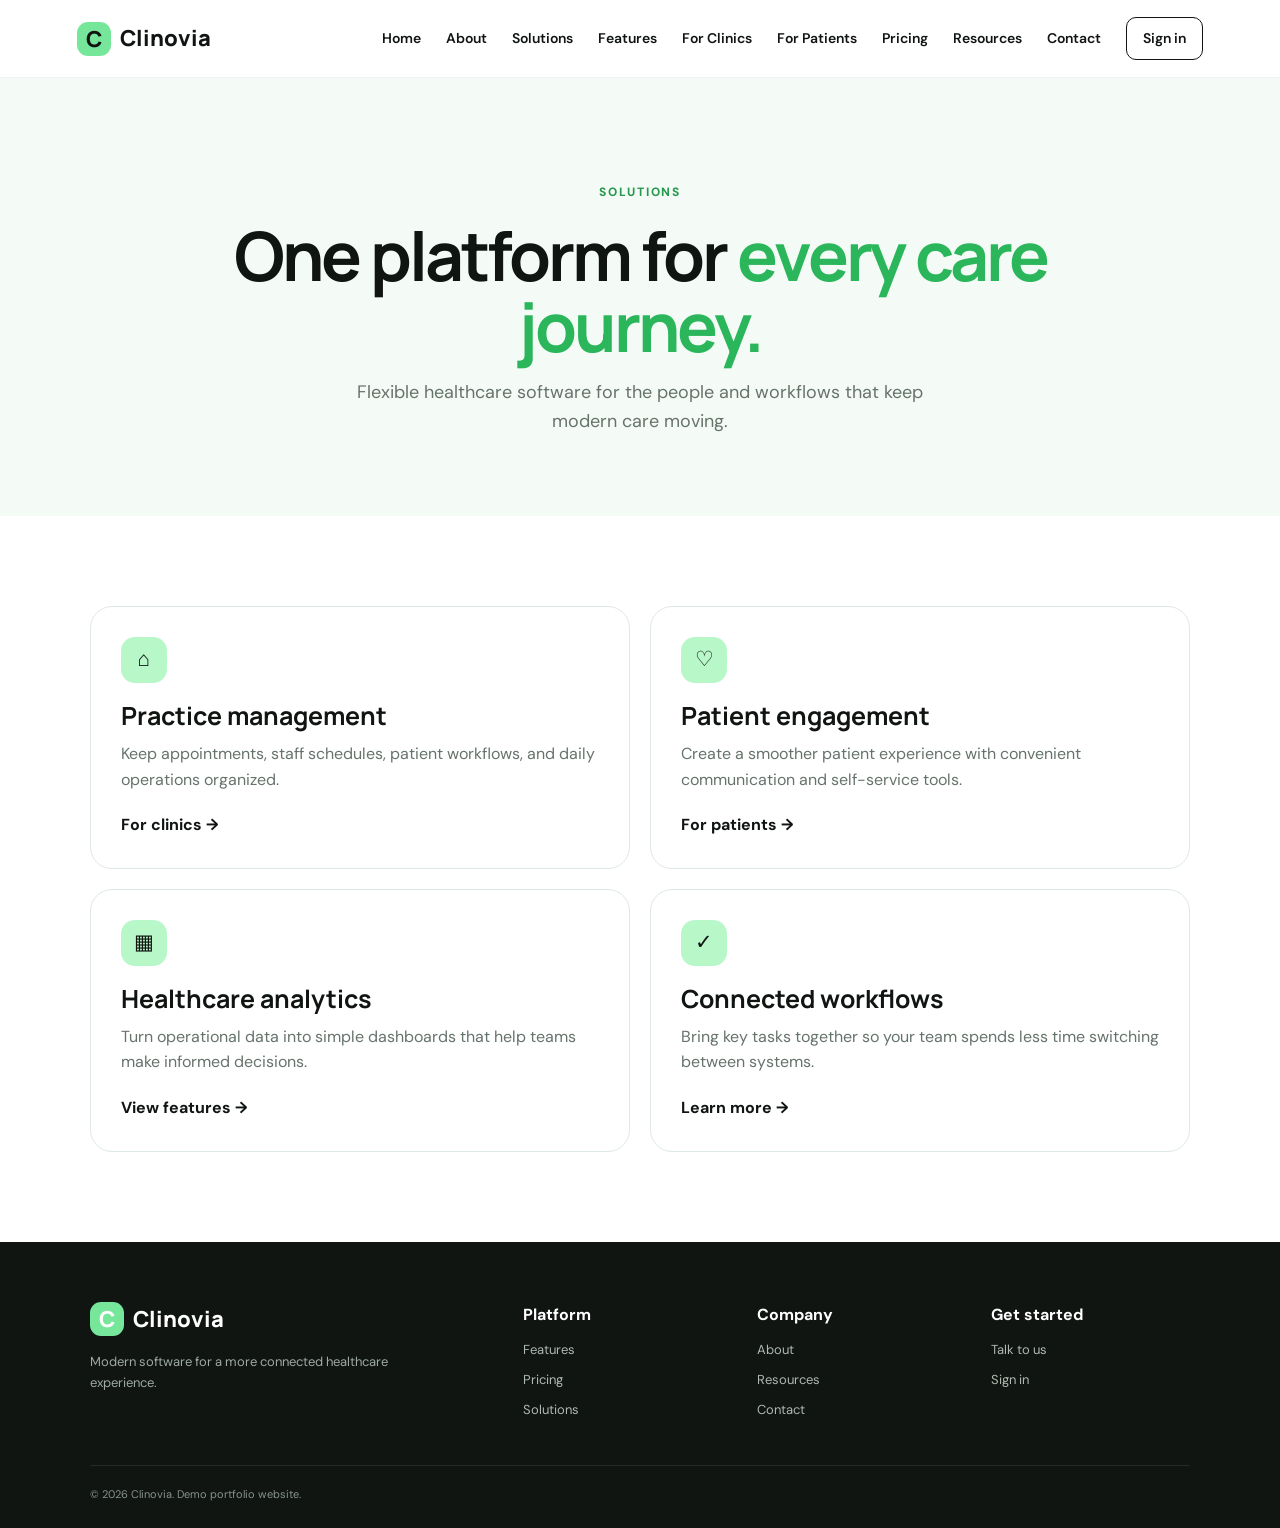
<file: solutions.html>
<!DOCTYPE html>
<html lang="en"><head><meta charset="UTF-8"><meta name="viewport" content="width=device-width, initial-scale=1.0"><meta name="description" content="Clinovia — modern healthcare SaaS platform."><title>Clinovia | Solutions</title><link rel="stylesheet" href="style.css"></head>
<body><header><a class="logo" href="index.html"><span>C</span> Clinovia</a><nav class="desktop-nav"><a href="index.html">Home</a><a href="about.html">About</a><a href="solutions.html">Solutions</a><a href="features.html">Features</a><a href="clinics.html">For Clinics</a><a href="patients.html">For Patients</a><a href="pricing.html">Pricing</a><a href="resources.html">Resources</a><a href="contact.html">Contact</a><a class="login-link" href="login.html">Sign in</a></nav><button class="menu" aria-label="Menu" onclick="document.body.classList.toggle('nav-open')">☰</button></header><main><section class="page-hero"><span class="eyebrow">Solutions</span><h1>One platform for <span>every care journey.</span></h1><p>Flexible healthcare software for the people and workflows that keep modern care moving.</p></section><section class="section"><div class="cards two"><article class="large-card"><div class="icon">⌂</div><h2>Practice management</h2><p>Keep appointments, staff schedules, patient workflows, and daily operations organized.</p><a href="clinics.html">For clinics →</a></article><article class="large-card"><div class="icon">♡</div><h2>Patient engagement</h2><p>Create a smoother patient experience with convenient communication and self-service tools.</p><a href="patients.html">For patients →</a></article><article class="large-card"><div class="icon">▦</div><h2>Healthcare analytics</h2><p>Turn operational data into simple dashboards that help teams make informed decisions.</p><a href="features.html">View features →</a></article><article class="large-card"><div class="icon">✓</div><h2>Connected workflows</h2><p>Bring key tasks together so your team spends less time switching between systems.</p><a href="contact.html">Learn more →</a></article></div></section></main><footer><div><a class="logo" href="index.html"><span>C</span> Clinovia</a><p>Modern software for a more connected healthcare experience.</p></div><div><b>Platform</b><a href="features.html">Features</a><a href="pricing.html">Pricing</a><a href="solutions.html">Solutions</a></div><div><b>Company</b><a href="about.html">About</a><a href="resources.html">Resources</a><a href="contact.html">Contact</a></div><div><b>Get started</b><a href="contact.html">Talk to us</a><a href="login.html">Sign in</a></div><div class="copyright">© 2026 Clinovia. Demo portfolio website.</div></footer><script src="script.js"></script></body></html>
</file>
<file: style.css>
@import url('https://fonts.googleapis.com/css2?family=DM+Sans:wght@400;500;600;700&family=Manrope:wght@600;700;800&display=swap');
:root{--green:#b7f7c8;--green2:#76e69a;--dark:#101512;--muted:#66736b;--light:#f4fbf6;--border:#dfe9e2;--white:#fff;--radius:22px}
*{box-sizing:border-box;margin:0;padding:0}html{scroll-behavior:smooth}body{font-family:'DM Sans',sans-serif;color:var(--dark);background:var(--white);line-height:1.6}a{text-decoration:none;color:inherit}header{height:78px;display:flex;align-items:center;justify-content:space-between;padding:0 6%;border-bottom:1px solid #edf2ee;background:#fff;position:sticky;top:0;z-index:10}.logo{font-family:Manrope;font-size:22px;font-weight:800;display:flex;align-items:center;gap:9px}.logo span,.brand-mark{width:34px;height:34px;border-radius:11px;background:var(--green2);display:grid;place-items:center;font-family:Manrope}.desktop-nav{display:flex;align-items:center;gap:25px;font-size:14px;font-weight:600}.desktop-nav>a:not(.login-link):hover{color:#28a953}.login-link{border:1px solid var(--dark);padding:9px 16px;border-radius:10px}.menu{display:none;border:0;background:none;font-size:25px}.hero{min-height:650px;padding:90px 7%;display:grid;grid-template-columns:1.05fr .95fr;gap:60px;align-items:center;background:linear-gradient(135deg,#f7fff9,#fff)}.hero h1,.page-hero h1,.login-box h1{font-family:Manrope;font-size:clamp(45px,6vw,76px);line-height:1.05;letter-spacing:-3px;margin:18px 0}.hero h1 span,.page-hero h1 span{color:#2bb65b}.hero p,.page-hero p{font-size:18px;color:var(--muted);max-width:600px}.eyebrow{font-size:12px;text-transform:uppercase;letter-spacing:1.7px;font-weight:800;color:#26994d}.actions{display:flex;gap:12px;margin:30px 0}.btn{display:inline-flex;align-items:center;justify-content:center;padding:13px 20px;border-radius:12px;font-weight:700;border:1px solid transparent;cursor:pointer;font-family:inherit}.primary{background:var(--dark);color:#fff}.secondary{background:#fff;border-color:var(--border)}.dark{background:#fff;color:var(--dark)}.trust{display:flex;gap:20px;flex-wrap:wrap;font-size:12px;color:#607066}.dashboard-card{background:#fff;border:1px solid var(--border);border-radius:26px;padding:25px;box-shadow:0 25px 70px #174b2b16}.dash-top{display:flex;justify-content:space-between}.status{font-size:11px;color:#2ca957}.metric-grid{display:grid;grid-template-columns:1fr 1fr;gap:12px;margin:20px 0}.metric-grid div,.appointment{border:1px solid var(--border);padding:17px;border-radius:15px}.metric-grid small,.metric-grid em,.appointment small{display:block;color:#718077;font-size:11px}.metric-grid strong{font-size:28px;display:block}.metric-grid em{color:#299e51;font-style:normal}.chart{height:150px;display:flex;align-items:end;gap:10px;padding:10px 5px;border-bottom:1px solid var(--border)}.chart div{flex:1;background:var(--green2);border-radius:7px 7px 0 0}.appointment{margin-top:16px;display:flex;align-items:center;gap:12px}.avatar{background:var(--green);width:38px;height:38px;border-radius:50%;display:grid;place-items:center;font-size:11px;font-weight:bold}.appointment div{flex:1}.pill,.tag{background:#e9faed;color:#258c48;padding:5px 9px;border-radius:20px;font-size:10px;font-weight:700}.stats{display:grid;grid-template-columns:repeat(4,1fr);padding:40px 7%;background:var(--dark);color:#fff;gap:20px}.stats div{border-right:1px solid #ffffff1c;padding-left:20px}.stats strong{font:800 32px Manrope;display:block;color:var(--green2)}.stats span{font-size:13px;color:#b9c5bd}.section{padding:90px 7%}.section.light{background:var(--light)}.section-head{text-align:center;max-width:700px;margin:0 auto 45px}.section-head h2,.split h2{font:700 40px Manrope;line-height:1.15;margin:12px 0}.section-head p,.split p{color:var(--muted)}.cards{display:grid;gap:20px}.cards.three{grid-template-columns:repeat(3,1fr)}.cards.two{grid-template-columns:repeat(2,1fr)}.cards article,.large-card,.pricing article{border:1px solid var(--border);border-radius:var(--radius);padding:30px;background:#fff}.cards h3{font:700 21px Manrope;margin:14px 0 8px}.cards p,.large-card p,.pricing p{color:var(--muted)}.icon{width:46px;height:46px;border-radius:14px;background:var(--green);display:grid;place-items:center;font-size:21px}.cta{margin:40px 7% 90px;background:var(--green);border-radius:28px;padding:50px;display:flex;justify-content:space-between;align-items:center}.cta h2{font:700 35px Manrope;margin-top:8px}.page-hero{text-align:center;padding:100px 7% 80px;background:var(--light)}.page-hero h1{font-size:clamp(45px,6vw,68px);max-width:900px;margin:16px auto}.page-hero p{margin:auto}.split{display:grid;grid-template-columns:1fr 1fr;gap:80px;align-items:center}.feature-panel,.portal-card,.dashboard-mini{background:var(--light);border-radius:26px;padding:40px;border:1px solid var(--border)}.big-icon{font-size:65px}.large-card h2{font:700 25px Manrope;margin:15px 0 8px}.large-card a,.resource a{display:inline-block;margin-top:20px;font-weight:700}.feature-list{display:grid;grid-template-columns:repeat(2,1fr);gap:0 60px}.feature-list>div{padding:30px 0;border-bottom:1px solid var(--border)}.feature-list span{color:#2eaa59;font-weight:800}.feature-list h2{font:700 24px Manrope;margin:7px 0}.feature-list p{color:var(--muted)}.checks{list-style:none;margin-top:20px}.checks li{margin:13px 0}.checks li:before{content:'✓';display:inline-grid;place-items:center;background:var(--green);width:22px;height:22px;border-radius:50%;margin-right:10px;font-size:12px}.schedule{display:grid;grid-template-columns:70px 1fr;gap:3px 15px;padding:18px 0;border-bottom:1px solid var(--border)}.schedule span{grid-row:span 2;color:#2eaa59;font-size:13px}.schedule small{color:var(--muted)}.pricing{display:grid;grid-template-columns:repeat(3,1fr);gap:20px;align-items:stretch}.pricing article{position:relative}.pricing article.popular{border:2px solid #54d77d;transform:translateY(-10px)}.pricing label{position:absolute;right:20px;top:20px;background:var(--dark);color:#fff;border-radius:20px;padding:5px 9px;font-size:10px}.pricing strong{font:800 38px Manrope;display:block;margin:25px 0}.pricing strong small{font:400 12px DM Sans;color:var(--muted)}.pricing .btn{width:100%;margin-top:15px}.resource .tag{display:inline-block}.contact-grid{display:grid;grid-template-columns:.8fr 1.2fr;gap:80px}.contact-info{margin-top:35px}.contact-info div{margin:18px 0}.contact-info b,.contact-info span{display:block}.contact-info span{color:var(--muted)}.form{display:grid;gap:16px}.form label{font-size:13px;font-weight:700}.form input,.form textarea{display:block;width:100%;margin-top:7px;border:1px solid var(--border);border-radius:11px;padding:13px 14px;font:inherit;outline:none}.form input:focus,.form textarea:focus{border-color:#4bc870}.login-page{min-height:calc(100vh - 78px);display:grid;place-items:center;background:var(--light);padding:50px}.login-box{background:#fff;border:1px solid var(--border);border-radius:26px;padding:45px;width:min(440px,100%);box-shadow:0 20px 60px #174b2b10}.brand-mark{margin-bottom:25px}.login-box h1{font-size:35px;letter-spacing:-1.5px;margin:10px 0}.login-box p{color:var(--muted);margin-bottom:25px}.back{display:block;text-align:center;margin-top:22px;font-size:13px;color:var(--muted)}footer{background:var(--dark);color:#fff;padding:60px 7% 25px;display:grid;grid-template-columns:2fr 1fr 1fr 1fr;gap:35px;position:relative}footer p{color:#9eaaa2;max-width:300px;margin-top:15px;font-size:13px}footer b{display:block;margin-bottom:13px}footer>div>a:not(.logo){display:block;color:#aeb9b1;font-size:13px;margin:9px 0}.copyright{grid-column:1/-1;border-top:1px solid #ffffff18;padding-top:20px;color:#87938b;font-size:11px}
@media(max-width:900px){.desktop-nav{display:none}.menu{display:block}.nav-open .desktop-nav{position:absolute;display:flex;flex-direction:column;top:78px;left:0;right:0;background:#fff;padding:25px;box-shadow:0 15px 30px #0001}.hero,.split,.contact-grid{grid-template-columns:1fr}.hero{padding-top:60px}.stats{grid-template-columns:1fr 1fr}.cards.three,.pricing{grid-template-columns:1fr}.cards.two,.feature-list{grid-template-columns:1fr}.pricing article.popular{transform:none}.cta{display:block}.cta .btn{margin-top:25px}footer{grid-template-columns:1fr 1fr}.copyright{grid-column:1/-1}}
@media(max-width:550px){.hero h1,.page-hero h1{letter-spacing:-2px}.section,.hero{padding-left:5%;padding-right:5%}.stats{padding:30px 5%}.stats div{border:0;padding:0}.stats strong{font-size:25px}.stats span{font-size:11px}.cta{margin-left:5%;margin-right:5%;padding:30px}.cta h2{font-size:27px}footer{padding-left:5%;padding-right:5%;grid-template-columns:1fr 1fr}}
</file>
